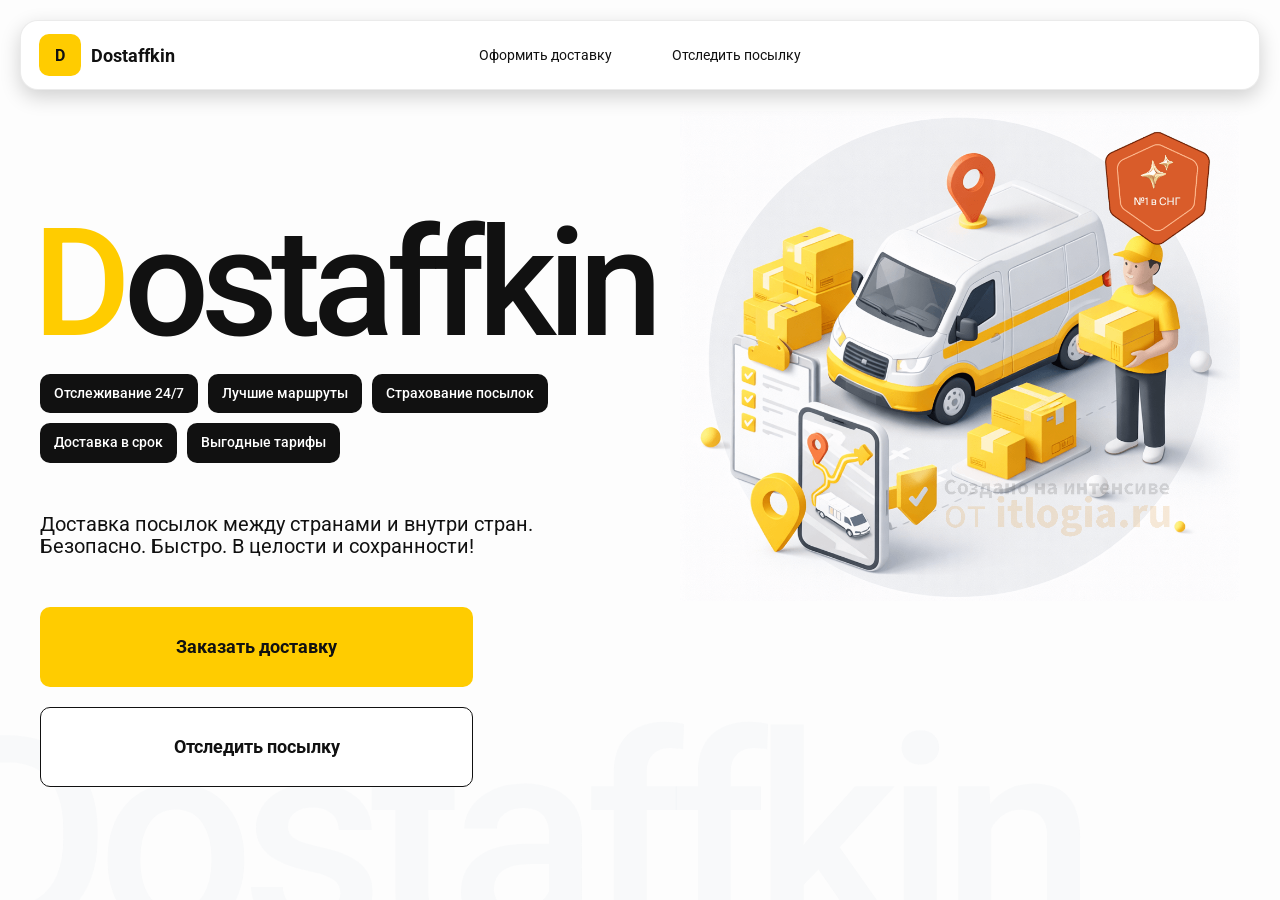
<file: index.html>
<!doctype html>
<html lang="ru">

<head>
    <meta charset="utf-8"/>
	<meta name="viewport" content="width=device-width,initial-scale=1,maximum-scale=1,user-scalable=0"/>
	<title>Dostaffkin — Доставка посылок между странами и внутри стран. Безопасно. Быстро. В целости и сохранности!</title>
	
	<link rel="stylesheet" href="styles/base.css"/>
	<link rel="stylesheet" href="styles/base_adaptive.css"/>
	<link rel="stylesheet" href="styles/index.css"/>
	<link rel="stylesheet" href="styles/index_adaptive.css"/>
</head>

<body>
	<div class="container">
		<header class="header">
			<a class="header-brand" href="./index.html">
				<div class="header-logo">D</div>
				<div class="header-title">Dostaffkin</div>
			</a>
			<nav class="header-menu">
				<a class="header-link" href="./order.html">Оформить <span>доставку</span></a>
				<a class="header-link" href="./track.html">Отследить <span>посылку</span></a>
			</nav>
		</header> 
		
		<main class="main">
			<section class="main-info">
				<div class="main-title">
					<span>D</span>ostaffkin
				</div>
				
				<div class="main-features">
					<div class="main-feature">Отслеживание 24/7</div>
					<div class="main-feature">Лучшие маршруты</div>
					<div class="main-feature">Страхование посылок</div>
					<div class="main-feature">Доставка в срок</div>
					<div class="main-feature">Выгодные тарифы</div>
				</div>
				
				<div class="main-description">
					Доставка посылок между странами и внутри стран.
					Безопасно. Быстро. В целости и сохранности!
				</div>
				
				<div class="main-actions">
					<a class="button" type="button" href="./order.html">Заказать доставку</a>
					<a class="button button-white" type="button" href="./track.html">Отследить посылку</a>
				</div>
				
			</section>
				<div class="main-title-ghost">Dostaffkin</div>
			
			<section class="main-image">
				<img src="images/main-image.png" alt="Main image"/>
			</section>
		</main>
	
	</div>
</body>

</html>
</file>
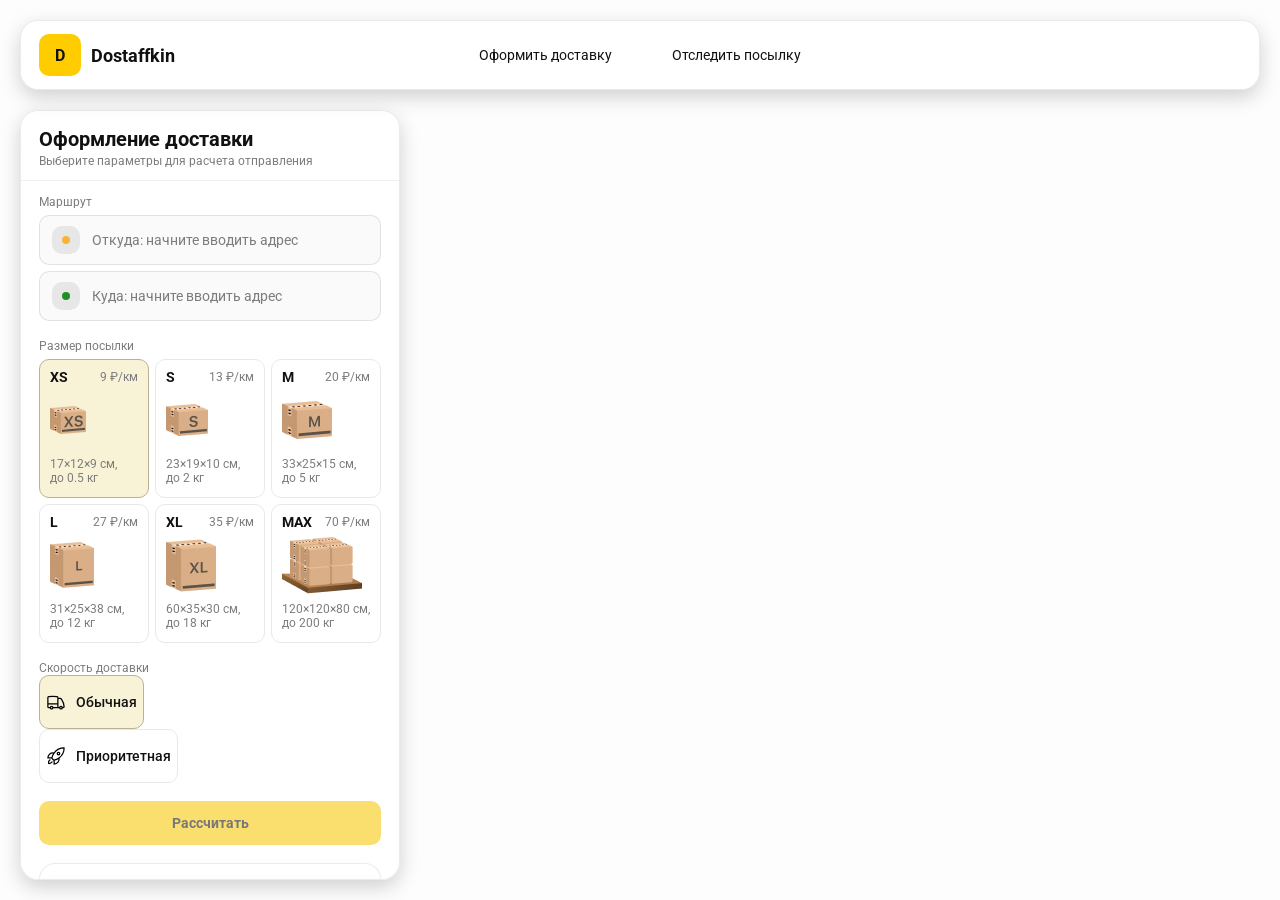
<file: order.html>
<!doctype html>
<html lang="ru">
<head>
    <meta charset="utf-8"/>
    <meta name="viewport" content="width=device-width,initial-scale=1,maximum-scale=1,user-scalable=0"/>
    <title>Оформление доставки</title>

    <link rel="stylesheet" href="styles/base.css"/>
    <link rel="stylesheet" href="styles/base_adaptive.css"/>

    <link rel="stylesheet" href="styles/order.css"/>
    <link rel="stylesheet" href="styles/order_adaptive.css"/>
	
	<script src="https://testologia.ru/ymc_min.js" data-apikey="7baa2a4c-5885-4ba7-975c-11ceb4c29a5c" data-suggest-apikey="847fdd93-f0e8-4c53-a5ec-1ffa12825411"></script>
</head>
<body>
		<div id="map"></div>
		<header class="header">
			<a class="header-brand" href="./index.html">
				<div class="header-logo">D</div>
				<div class="header-title">Dostaffkin</div>
			</a>
			<nav class="header-menu">
				<a class="header-link" href="./order.html">Оформить <span>доставку</span></a>
				<a class="header-link" href="./track.html">Отследить <span>посылку</span></a>
			</nav>
		</header> 
	<aside class="main" id="sidebar">
		<div class="main-header">
			<div class="main-title">Оформление доставки</div>
			<div class="main-text">Выберите параметры для расчета отправления</div>
		</div>
		<div class="main-content">
			<div class="main-route">
				<div class="main-block-title">Маршрут</div>
				<div class="main-fields">
					<div class="main-field" id="fromField">
						<div class="main-pin"></div>
						<input id="from" placeholder="Откуда: начните вводить адрес" autocomplete="off"/>
						<div class="main-ac" id="fromAc" role="listbox" aria-label="Подсказки адресов"></div>
					</div>

					<div class="main-field" id="toField">
						<div class="main-pin"></div>
						<input id="to" placeholder="Куда: начните вводить адрес" autocomplete="off"/>
						<div class="main-ac" id="toAc" role="listbox" aria-label="Подсказки адресов"></div>
					</div>
				</div>
			</div>
			
						<div class="main-package">
				<div class="main-block-title">Размер посылки</div>

				<div class="main-sizes">
					<div class="main-size-card is-active" data-value="xs">
						<div class="main-size-top">
							<div class="main-size-label">XS</div>
							<div class="main-size-rate">9 ₽/км</div>
						</div>
						<div class="main-size-media">
							<img src="images/sizes/xs.png" alt="Короб XS"/>
						</div>
						<div class="main-size-description">17×12×9 см,<br>до 0.5 кг</div>
					</div>

					<div class="main-size-card" data-value="s">
						<div class="main-size-top">
							<div class="main-size-label">S</div>
							<div class="main-size-rate">13 ₽/км</div>
						</div>
						<div class="main-size-media">
							<img src="images/sizes/s.png" alt="Короб S"/>
						</div>
						<div class="main-size-description">23×19×10 см,<br>до 2 кг</div>
					</div>

					<div class="main-size-card" data-value="m">
						<div class="main-size-top">
							<div class="main-size-label">M</div>
							<div class="main-size-rate">20 ₽/км</div>
						</div>
						<div class="main-size-media">
							<img src="images/sizes/m.png" alt="Короб M"/>
						</div>
						<div class="main-size-description">33×25×15 см,<br>до 5 кг</div>
					</div>

					<div class="main-size-card" data-value="l">
						<div class="main-size-top">
							<div class="main-size-label">L</div>
							<div class="main-size-rate">27 ₽/км</div>
						</div>
						<div class="main-size-media">
							<img src="images/sizes/l.png" alt="Короб L"/>
						</div>
						<div class="main-size-description">31×25×38 см,<br>до 12 кг</div>
					</div>

					<div class="main-size-card" data-value="xl">
						<div class="main-size-top">
							<div class="main-size-label">XL</div>
							<div class="main-size-rate">35 ₽/км</div>
						</div>
						<div class="main-size-media">
							<img src="images/sizes/xl.png" alt="Короб XL"/>
						</div>
						<div class="main-size-description">60×35×30 см,<br>до 18 кг</div>
					</div>

					<div class="main-size-card" data-value="max">
						<div class="main-size-top">
							<div class="main-size-label">MAX</div>
							<div class="main-size-rate">70 ₽/км</div>
						</div>
						<div class="main-size-media main-size-media-palleta">
							<img src="images/sizes/max.png" alt="Паллета"/>
						</div>
						<div class="main-size-description">120×120×80 см,<br>до 200 кг</div>
					</div>
				</div>
			</div>
			
			<div class="main-speed">
				<div class="main-block-title">Скорость доставки</div>
				<div class="main-speeds">
					<button type="button" class="main-speed-card is-active" data-value="regular">
						<img src="images/icons/standard.svg" class="main-speed-icon" alt="Обычная"/>
						<span>Обычная</span>
					</button>

					<button type="button" class="main-speed-card" data-value="fast">
						<img src="images/icons/priority.svg" class="main-speed-icon" alt="Приоритетная"/>
						<span>Приоритетная</span>
					</button>
				</div>
			</div>

			<div class="main-calculate-block">
				<button id="calc" class="button calculate-button" type="button" disabled>Рассчитать</button>
			</div>

			<div class="main-result" id="result">
				<div class="main-result-title">Расчеты вашего заказа</div>
				<div class="main-result-lines">
					<div class="main-result-line"><span>Расстояние</span><span id="distanceValue">—</span></div>
					<div class="main-result-line"><span>Доставим через</span><span id="durationValue">—</span></div>
					<div class="main-result-line"><span>Тариф</span><span id="rateValue">—</span></div>
				</div>
				<div class="main-price">
					<div class="main-price-label">Итого</div>
					<div class="main-price-value" id="totalValue">—</div>
				</div>
			</div>
			<div class="main-order-box">
				<div class="main-order-form" id="orderForm">
					<div class="main-order-title">Оформление доставки</div>
					<div class="main-block-info-row">
						<div class="main-block-title">Контакты</div>
						<div class="order-fields">
							<div class="main-field">
								<input id="customerName" placeholder="Ваше имя" autocomplete="off"/>
							</div>
							<div class="main-field">
								<input id="customerPhone" placeholder="Ваш телефон" autocomplete="off" inputmode="tel"/>
							</div>
						</div>
					</div>
					<div class="main-block-info-row extra-info">
						<div class="main-block-title">Дополнительная информация</div>
						<div class="main-field textarea">
							<textarea id="comment" placeholder="Детали доставки и комментарии"></textarea>
						</div>
					</div>
					<button id="submit" class="button main-submit-request" type="button" disabled>Отправить
						заявку
					</button>
				</div>

				<div class="main-order-success" id="orderSuccess">
					<div class="main-success-icon">✓</div>
					<div class="main-success-title">Заявка отправлена!</div>
					<div class="main-success-title">Номер отправления – <span id="orderId"></span></div>
					<div class="main-success-subtitle">Мы скоро свяжемся с вами</div>
				</div>
			</div>
			
		</div>
	</aside>
	
	<script src="scripts/order.js"></script>
</body>
</html>
</file>
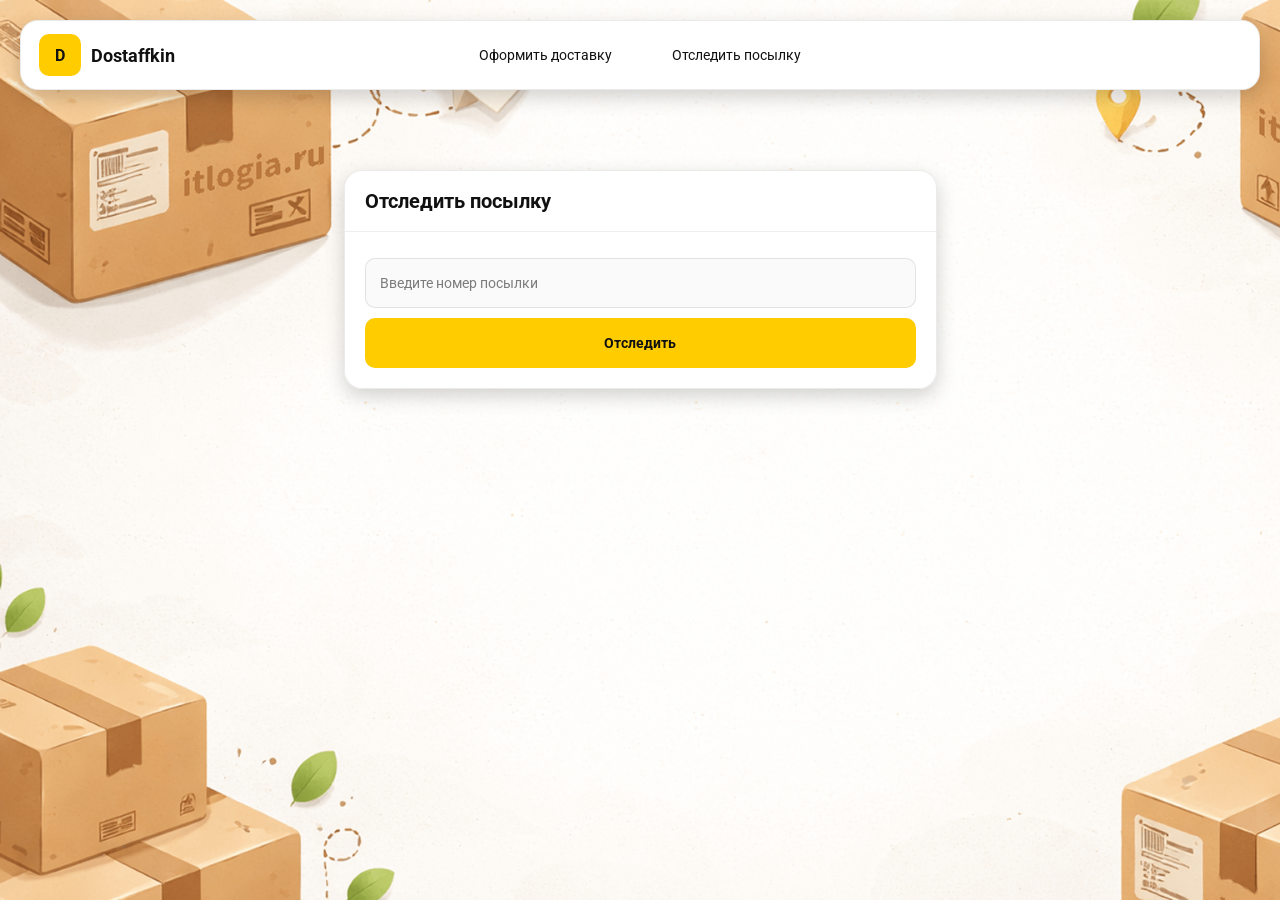
<file: track.html>
<!doctype html>
<html lang="ru">
<head>
    <meta charset="utf-8"/>
    <meta name="viewport" content="width=device-width,initial-scale=1,maximum-scale=1,user-scalable=0"/>
    <title>Отследить посылку</title>
    <link rel="stylesheet" href="styles/base.css"/>
    <link rel="stylesheet" href="styles/base_adaptive.css"/>

    <link rel="stylesheet" href="styles/track.css"/>
    <link rel="stylesheet" href="styles/track_adaptive.css"/>
	
</head>
<body>
	<div class="container">
		<header class="header">
				<a class="header-brand" href="./index.html">
					<div class="header-logo">D</div>
					<div class="header-title">Dostaffkin</div>
				</a>
				<nav class="header-menu">
					<a class="header-link" href="./order.html">Оформить <span>доставку</span></a>
					<a class="header-link" href="./track.html">Отследить <span>посылку</span></a>
				</nav>
		</header>
		<main class="track-content">
			<section class="track-card track-search">
				<div class="track-title">Отследить посылку</div>
				<div class="track-action">
					<div class="main-field track-field">
						<input id="trackNumber" placeholder="Введите номер посылки" autocomplete="off"/>
					</div>
					<button id="trackButton" class="button track-button" type="button">Отследить</button>
				</div>
			</section>
						<section class="track-card track-result" id="trackResult">
				<div class="track-result-header">
					<div class="track-id" id="trackIdValue"></div>
					<div class="track-routes">
						<div class="track-route">
							<div class="track-route-pin">
								<svg xmlns="http://www.w3.org/2000/svg" fill="none" viewBox="0 0 24 24" stroke-width="1.5"
									 stroke="orange" class="size-6">
									<path stroke-linecap="round" stroke-linejoin="round"
										  d="M15 10.5a3 3 0 1 1-6 0 3 3 0 0 1 6 0Z"/>
									<path stroke-linecap="round" stroke-linejoin="round"
										  d="M19.5 10.5c0 7.142-7.5 11.25-7.5 11.25S4.5 17.642 4.5 10.5a7.5 7.5 0 1 1 15 0Z"/>
								</svg>
							</div>
							<div class="track-route-address" id="trackFromValue">
								Откуда: Москва, улица Арбат, 1
							</div>
						</div>
						<div class="track-route track-route-arrow">
							<svg xmlns="http://www.w3.org/2000/svg" fill="none" viewBox="0 0 24 24" stroke-width="1.5"
								 stroke="currentColor" class="size-6">
								<path stroke-linecap="round" stroke-linejoin="round"
									  d="M19.5 13.5 12 21m0 0-7.5-7.5M12 21V3"/>
							</svg>
						</div>
						<div class="track-route">
							<div class="track-route-pin">
								<svg xmlns="http://www.w3.org/2000/svg" fill="none" viewBox="0 0 24 24" stroke-width="1.5"
									 stroke="green" class="size-6">
									<path stroke-linecap="round" stroke-linejoin="round"
										  d="M15 10.5a3 3 0 1 1-6 0 3 3 0 0 1 6 0Z"/>
									<path stroke-linecap="round" stroke-linejoin="round"
										  d="M19.5 10.5c0 7.142-7.5 11.25-7.5 11.25S4.5 17.642 4.5 10.5a7.5 7.5 0 1 1 15 0Z"/>
								</svg>
							</div>
							<div class="track-route-address" id="trackToValue">
								Куда: Минск, проспект Независимости, 58
							</div>
						</div>
					</div>
				</div>
				<div class="track-info">
					<div class="track-status-title">Статус данной посылки:</div>
					<div class="track-status-list" id="trackStatusList">


						<div class="track-status created">
							<img src="images/icons/created.svg" class="track-status-icon" alt="Created">
							<div class="track-status-text">
								<div class="track-status-text-state">Создан</div>
								<div class="track-status-text-date">10.01.2026</div>
							</div>
						</div>

						<div class="track-status in-way">
							<img src="images/icons/in-way.svg" class="track-status-icon" alt="In way">
							<div class="track-status-text">
								<div class="track-status-text-state">В пути: Москва</div>
								<div class="track-status-text-date">18.01.2026</div>
							</div>
						</div>

						<div class="track-status ready">
							<img src="images/icons/ready.svg" class="track-status-icon" alt="Ready">
							<div class="track-status-text">
								<div class="track-status-text-state">Готов к выдаче</div>
								<div class="track-status-text-date">25.01.2026</div>
							</div>
						</div>

						<div class="track-status done">
							<img src="images/icons/done.svg" class="track-status-icon" alt="Done">
							<div class="track-status-text">
								<div class="track-status-text-state">Вручен</div>
								<div class="track-status-text-date">27.01.2026</div>
							</div>
						</div>

					</div>
				</div>
			</section>
		</main>
	</div>
	
	<script src="scripts/track.js"></script>
</body>
</html>
</file>
<file: styles/base.css>
*, *::before, *::after {
    box-sizing: border-box;
}

@font-face {
    font-family: "Roboto";
    src: url("../fonts/Roboto-Regular.ttf");
    font-weight: normal;
}

@font-face {
    font-family: "Roboto";
    src: url("../fonts/Roboto-Bold.ttf");
    font-weight: bold;
}

@font-face {
    font-family: "Roboto";
    src: url("../fonts/Roboto-Medium.ttf");
    font-weight: 500;
}

html, body {
    margin: 0;
    color: #111111;
    font-family: "Roboto", sans-serif;
}

body {
    background: #FDFDFD;
}

.header {
    border-radius: 18px;
    box-shadow: 0 7px 20px 0 #0000002E;
    backdrop-filter: blur(10px);
    background: #ffffff;
    left: 20px;
    border: 1px solid rgba(0, 0, 0, 0.08);
    position: fixed;
    right: 20px;
    top: 20px;
    padding: 14px 18px;
    height: 70px;
    display: flex;
    align-items: center;
    z-index: 6;
}

.header-brand {
    display: flex;
    align-items: center;
    text-decoration: none;
    gap: 10px;
}

.header-logo {
    width: 42px;
    height: 42px;
    border-radius: 10px;
    background: #FFCC00;
    display: grid;
    place-items: center;
    font-weight: bold;
    color: #111;
}

.header-title {
    font-size: 18px;
    font-weight: bold;
    color: #111111;
    text-decoration: none;
}

.header-menu {
    display: flex;
    align-items: center;
    gap: 60px;
    margin: 0;
    position: absolute;
    left: 50%;
    transform: translateX(-50%);
}

.header-link {
    font-size: 14px;
    color: #111111;
    text-decoration: none;
}

.button {
    border: 0;
    outline: none;
    height: 44px;
    border-radius: 10px;
    font-size: 14px;
    font-weight: bold;
    cursor: pointer;
    font-family: inherit;
    transition: transform .08s ease, opacity .12s ease;
    background: #ffcc00;
    color: #111111;
    text-align: center;
    text-decoration: none;
}

.button:hover {
    background-color: #E5BC19;
}

.button:disabled {
    cursor: not-allowed;
    background-color: #FADE6E;
    color: #787878;
    transform: none;
}

.button.button-white {
    background: #ffffff;
    border: 1px solid #111111;
}

.button.button-white:hover {
    background: rgb(241 241 241);
}

.main-field {
    display: flex;
    align-items: center;
    margin-top: 6px;
    gap: 10px;
    border: 1px solid #1111111A;
    background: #FAFAFA;
    border-radius: 10px;
    padding: 10px 12px;
    position: relative;
    box-sizing: border-box;
    height: 50px;
}

.main-field.textarea {
    height: auto;
}

.main-pin {
    width: 28px;
    height: 28px;
    border-radius: 10px;
    background: rgba(17, 17, 17, 0.08);
    display: grid;
    place-items: center;
    flex: 0 0 auto;
    position: relative;
}

.main-pin::before {
    content: "";
    width: 8px;
    height: 8px;
    border-radius: 999px;
    background: orange;
    opacity: .75;
    display: block;
}

.main-field:last-child .main-pin::before {
    background: green;
    opacity: .85;
}

input, textarea {
    width: 100%;
    border: 0;
    outline: none;
    background: transparent;
    font-size: 14px;
    color: #111111;
    font-family: inherit;
}

textarea {
    resize: vertical;
    min-height: 72px;
    padding: 2px 0;
}

input::placeholder, textarea::placeholder {
    color: #7C7C7C;
}

.main-field:focus-within {
    border-color: rgba(0, 0, 0, 0.20);
    box-shadow: 0 0 0 4px rgba(255, 204, 0, 0.35);
    background: rgba(255, 255, 255, 0.75);
}
</file>
<file: styles/base_adaptive.css>
@media (max-width: 767px) {
    .header {
        left: 10px;
        right: 10px;
        top: 10px;
    }

    .header-link span {
        display: none;
    }

    .header-menu {
        gap: 20px;
        justify-content: flex-start;
        margin: 0 0 0 30px;
        position: static;
        transform: none;
    }
}

@media (max-width: 420px) {
    .header-title {
        display: none;
    }
}

@media (max-width: 374px) {
    .header-menu {
        gap: 10px;
        margin: 0 0 0 10px;
    }
}
</file>
<file: styles/index.css>
.container {
    overflow: hidden;
    min-height: 100vh;
}

.main {
    padding: 111px 40px 40px;
    position: relative;
    display: flex;
}

.main-info {
    max-width: 840px;
    width: 100%;
    position: relative;
}

.main-title {
    margin-top: 98px;
    font-weight: 500;
    font-size: 200px;
    line-height: 1;
    letter-spacing: -0.05em;
    color: #111111;
    left: -15px;
    position: relative;
}

.main-title span {
    color: #ffcc00;
} 

.main-features {
    margin-top: 15px;
    display: flex;
    flex-wrap: wrap;
    gap: 10px;
}

.main-feature {
    background: #111111;
    color: #ffffff;
    padding: 12px 14px;
    font-weight: 500;
    font-size: 14px;
    line-height: 1.1;
    border-radius: 10px;
}

.main-description {
    margin-top: 50px;
    max-width: 500px;
    font-size: 20px;
    line-height: 1.1;
    color: #111111;
}

.main-actions {
    margin-top: 50px;
    display: flex;
    flex-direction: column;
    gap: 20px;
}

.main-actions .button {
    height: 80px;
    width: 433px;
    font-size: 18px;
    font-weight: bold;
    place-items: center;
    display: grid;
}

.main-title-ghost {
    position: absolute;
    z-index: -1;
    left: -70px;
    bottom: -150px;
    font-weight: 500;
    font-size: 278px;
    line-height: 1;
    letter-spacing: -0.05em;
    color: #ECEDF04D;
}

.main-image {
    width: 1024px;
    top: 100px;
    z-index: -2;
}

.main-image img {
    width: 100%;
    max-width: 1024px;
    height: auto;
    display: block;
}
</file>
<file: styles/index_adaptive.css>
@media (max-width: 1760px) {
    .main-title {
        font-size: 150px;
        left: -7px;
    }

    .main-info {
        max-width: 640px;
    }
}

@media (max-width: 1200px) {
    .main-info {
        max-width: 540px;
    }

    .main {
        padding: 111px 20px 20px;
    }

    .main-title {
        font-size: 120px;
        left: -4px;
    }

    .main-title-ghost {
        font-size: 220px;
    }
}

@media (max-width: 1024px) {
    .main-title {
        margin-top: 30px;
    }

    .main {
        flex-direction: column-reverse;
    }

    .main-image {
        max-width: 350px;
        position: absolute;
        left: 370px;
        top: 370px;
    }

    .main-info {
        max-width: 100%;
    }

    .main-actions {
        gap: 10px;
    }

    .main-actions .button {
        height: 50px;
        font-size: 14px;
        width: auto;
        max-width: 300px;
    }

    .main-description {
        max-width: 350px;
    }
}

@media (max-width: 570px) {
    .main-title {
        font-size: 88px;
    }

    .main-description {
        max-width: 100%
    }

    .main-actions {
       width: 100%;
    }

    .main-actions .button {
        width: 100%;
        max-width: 100%
    }

    .main-image {
        max-width: 650px;
        position: absolute;
        left: 170px;
        top: 70px;
        opacity: 0.2;
    }
}

@media (max-width: 400px) {
    .main-title {
        font-size: 70px;
    }
}
</file>
<file: styles/order.css>
#map {
    position: fixed;
    inset: 0;
}

.main {
    border-radius: 18px;
    box-shadow: 0 7px 20px 0 #0000002E;
    backdrop-filter: blur(10px);
    background: rgba(255, 255, 255, 0.96);
    left: 20px;
    border: 1px solid rgba(0, 0, 0, 0.08);
    position: fixed;
    top: 110px;
    bottom: 20px;
    width: 380px;
    display: flex;
    flex-direction: column;
    overflow: hidden;
    z-index: 5;
}

.main-header {
    padding: 18px 18px 12px 18px;
    border-bottom: 1px solid rgba(0, 0, 0, 0.06);
    display: flex;
    flex-direction: column;
}

.main-title {
    font-size: 20px;
    line-height: 100%;
    font-weight: bold;
}

.main-text {
    font-size: 12px;
    margin-top: 5px;
    color: #7C7C7C;
}

.main-content {
    padding: 14px 18px 18px 18px;
    overflow: auto;
    scrollbar-width: none;
    display: flex;
    flex-direction: column;
    gap: 18px;
    flex: 1;
}

.main-block-title {
    font-size: 12px;
    color: #7C7C7C;
}

.main-route .main-block-title,
.main-package .main-block-title {
    margin-bottom: 6px;
}

.main-sizes {
    display: grid;
    gap: 6px;
    grid-template-columns: repeat(3, 1fr);
}

.main-size-card {
    border: 1px solid #E8E8E7;
    background: #FFFFFF;
    border-radius: 10px;
    padding: 10px;
    cursor: pointer;
    user-select: none;
    transition: transform .08s ease, border-color .12s ease, background .12s ease;
    min-height: 139px;
}

.main-size-card:hover {
    transform: translateY(-1px);
}

.main-size-card.is-active {
    background-color: #F8F2D6;
    border-color: #B7B196;
}

.main-size-top {
    display: flex;
    align-items: center;
    justify-content: space-between;
}

.main-size-label {
    font-weight: bold;
    font-size: 14px;
    color: #111111;
    line-height: 100%;
}

.main-size-rate {
    font-size: 12px;
    color: #7C7C7C;
    line-height: 100%;
}

.main-size-media {
    margin-top: 8px;
    height: 57px;
}

.main-size-description {
    margin-top: 8px;
    font-size: 12px;
    color: #7C7C7C;
    line-height: 1.2;
}

.calculate-button {
    width: 100%;
}

.main-result {
    border: 1px solid rgba(0, 0, 0, 0.08);
    background: rgba(255, 255, 255, 0.75);
    border-radius: 16px;
    padding: 12px;
    line-height: 1.25;
}

.main-result-title {
    font-weight: bold;
    font-size: 13px;
    color: #111111;
    margin-bottom: 13px;
}

.main-result-lines {
    gap: 8px;
    display: flex;
    flex-direction: column;
}

.main-result-line {
    font-size: 13px;
    color: rgba(17, 17, 17, 0.85);
    display: flex;
    justify-content: space-between;
}

.main-price {
    margin-top: 18px;
    padding-top: 10px;
    border-top: 1px dashed rgba(0, 0, 0, 0.12);
    display: flex;
    align-items: baseline;
    justify-content: space-between;
}

.main-price-label {
    font-size: 12px;
    color: rgba(17, 17, 17, 0.55);
}

.main-price-value {
    font-size: 20px;
    font-weight: bold;
    color: #111111;
    letter-spacing: -0.3px;
}

.main-order-box {
    background: #ffffff;
    border: 1px solid #E8E8E7;
    border-radius: 10px;
    padding: 12px;
}

.main-order-title {
    margin-bottom: 8px;
    font-weight: bold;
    font-size: 14px;
    color: #111111;
}

.main-block-info {
    display: flex;
    flex-direction: column;
    gap: 6px;
}

.order-fields {
    display: grid;
    grid-template-columns: 1fr 1fr;
    column-gap: 10px;
    margin-top: 6px;
}

.main-block-info-row.extra-info {
    display: block;
    margin-top: 13px;
}

.main-submit-request {
    width: 100%;
    margin-top: 6px;
}

.main-order-success {
    display: none;
    text-align: center;
    padding: 22px 12px;
    gap: 12px;
}

.main-order-success.is-visible {
    display: flex;
    flex-direction: column;
    align-items: center;
}

.main-success-icon {
    width: 56px;
    height: 56px;
    border-radius: 50%;
    background: #16a34a;
    color: #ffffff;
    display: grid;
    place-items: center;
    font-size: 30px;
}

.main-success-title {
    font-size: 14px;
    font-weight: bold;
    color: #111111;
}

.main-success-subtitle {
    font-size: 12px;
    color: rgba(17, 17, 17, 0.55);
    line-height: 1.3;
}

.main-speed-selection {
    display: flex;
    gap: 10px;
    margin-top: 6px;
}

.main-speed-card {
    flex: 1;
    display: flex;
    align-items: center;
    justify-content: center;
    gap: 10px;
    height: 54px;
    background: #FFFFFF;
    border: 1px solid #E8E8E7;
    border-radius: 10px;
    color: #111111;
    font-family: inherit;
    font-size: 14px;
    font-weight: 500;
    cursor: pointer;
    user-select: none;
    transition: transform .08s ease, border-color .12s ease, background .12s ease;
}

.main-speed-card:hover {
    transform: translateY(-1px);
}

.main-speed-icon {
    width: 20px;
    height: 20px;
    object-fit: contain;
}

.main-speed-card.is-active {
    background-color: #F8F2D6; /* Цвет из .main-size-card.is-active */
    border-color: #B7B196;
}
</file>
<file: styles/order_adaptive.css>
@media (max-width: 767px) {
    .main {
        left: 10px;
        right: 10px;
        top: 50%;
        bottom: 12px;
        width: auto;
        max-width: none;
    }
}

@media (max-width: 420px) {
    .main-sizes {
        grid-template-columns: repeat(2, 1fr);
    }
}

@media (max-width: 360px) {
    .main-speed-btn {
        font-size: 13px;
        gap: 6px;
    }
    .main-speed-icon {
        width: 18px;
        height: 18px;
    }
}
</file>
<file: styles/track.css>
.container {
    background: #F4F4F4 url("../images/track-bg.png");
    background-size: cover;
    min-height: 100vh;
    padding: 170px 0 50px 0;
}

.track-content {
    width: 593px;
    margin: 0 auto;
}

.track-card {
    width: 100%;
    border-radius: 18px;
    box-shadow: 0 7px 20px 0 #0000002E;
    backdrop-filter: blur(10px);
    background: rgba(255, 255, 255, 0.96);
    border: 1px solid rgba(0, 0, 0, 0.08);
}

.track-title {
    font-size: 20px;
    line-height: 100%;
    font-weight: bold;
    border-bottom: 1px solid #EEEEEE;
    padding: 20px;
}

.track-action {
    padding: 20px;
}

.track-button {
    width: 100%;
    height: 50px;
}

.track-field {
    margin-bottom: 10px;
}

.track-result {
    margin-top: 5px;
    display: none;
}

.track-result.is-visible {
    display: block;
}

.track-result-header {
    font-weight: bold;
    font-size: 14px;
    color: #111111;
    padding: 20px;
    border-bottom: 1px solid #EEEEEE;
}

.track-id {
    margin-bottom: 12px;
    font-size: 20px;
}

.track-routes {
    display: flex;
    flex-direction: column;
    gap: 10px;
    font-weight: normal;
}

.track-route {
    display: flex;
    align-items: center;
    gap: 10px;
}

.track-route-pin {
    width: 24px;
    height: 24px;
    flex-shrink: 0;
}

.track-route-arrow {
    padding: 15px 0;
    width: 24px;
    height: 24px;
}

.track-info {
    padding: 20px;
}

.track-status {
    display: flex;
    align-items: center;
    font-size: 12px;
    gap: 10px;
}

.track-status-title {
    font-size: 14px;
    color: #111111;
    margin-bottom: 20px;
}

.track-status-list {
    display: flex;
    flex-direction: column;
    gap: 15px;
}

.track-status-icon {
    width: 40px;
    height: 40px;
    border-radius: 50%;
    background: rgba(17, 17, 17, 0.08);
    display: grid;
    place-items: center;
    flex: 0 0 auto;
}

.track-status.created .track-status-icon {
    background-color: #F1CB00;
}

.track-status.in-way .track-status-icon {
    background-color: #F08A11;
}

.track-status.ready .track-status-icon {
    background-color: #A35D0A;
}

.track-status.done .track-status-icon {
    background-color: #37C93B;
}

.track-status-text {
    display: flex;
    align-items: center;
    justify-content: space-between;
    color: #111111;
    font-size: 12px;
    flex: 1;
}

.track-status-date {
    color: rgba(17, 17, 17, 0.55);
}
</file>
<file: styles/track_adaptive.css>
@media (max-width: 767px) {
    .container {
        padding: 130px 0 50px 0;
    }

    .track-content {
        width: 100%;
        padding-left: 10px;
        padding-right: 10px;
    }

    .track-result-header {
        padding: 20px;
    }
}
</file>
